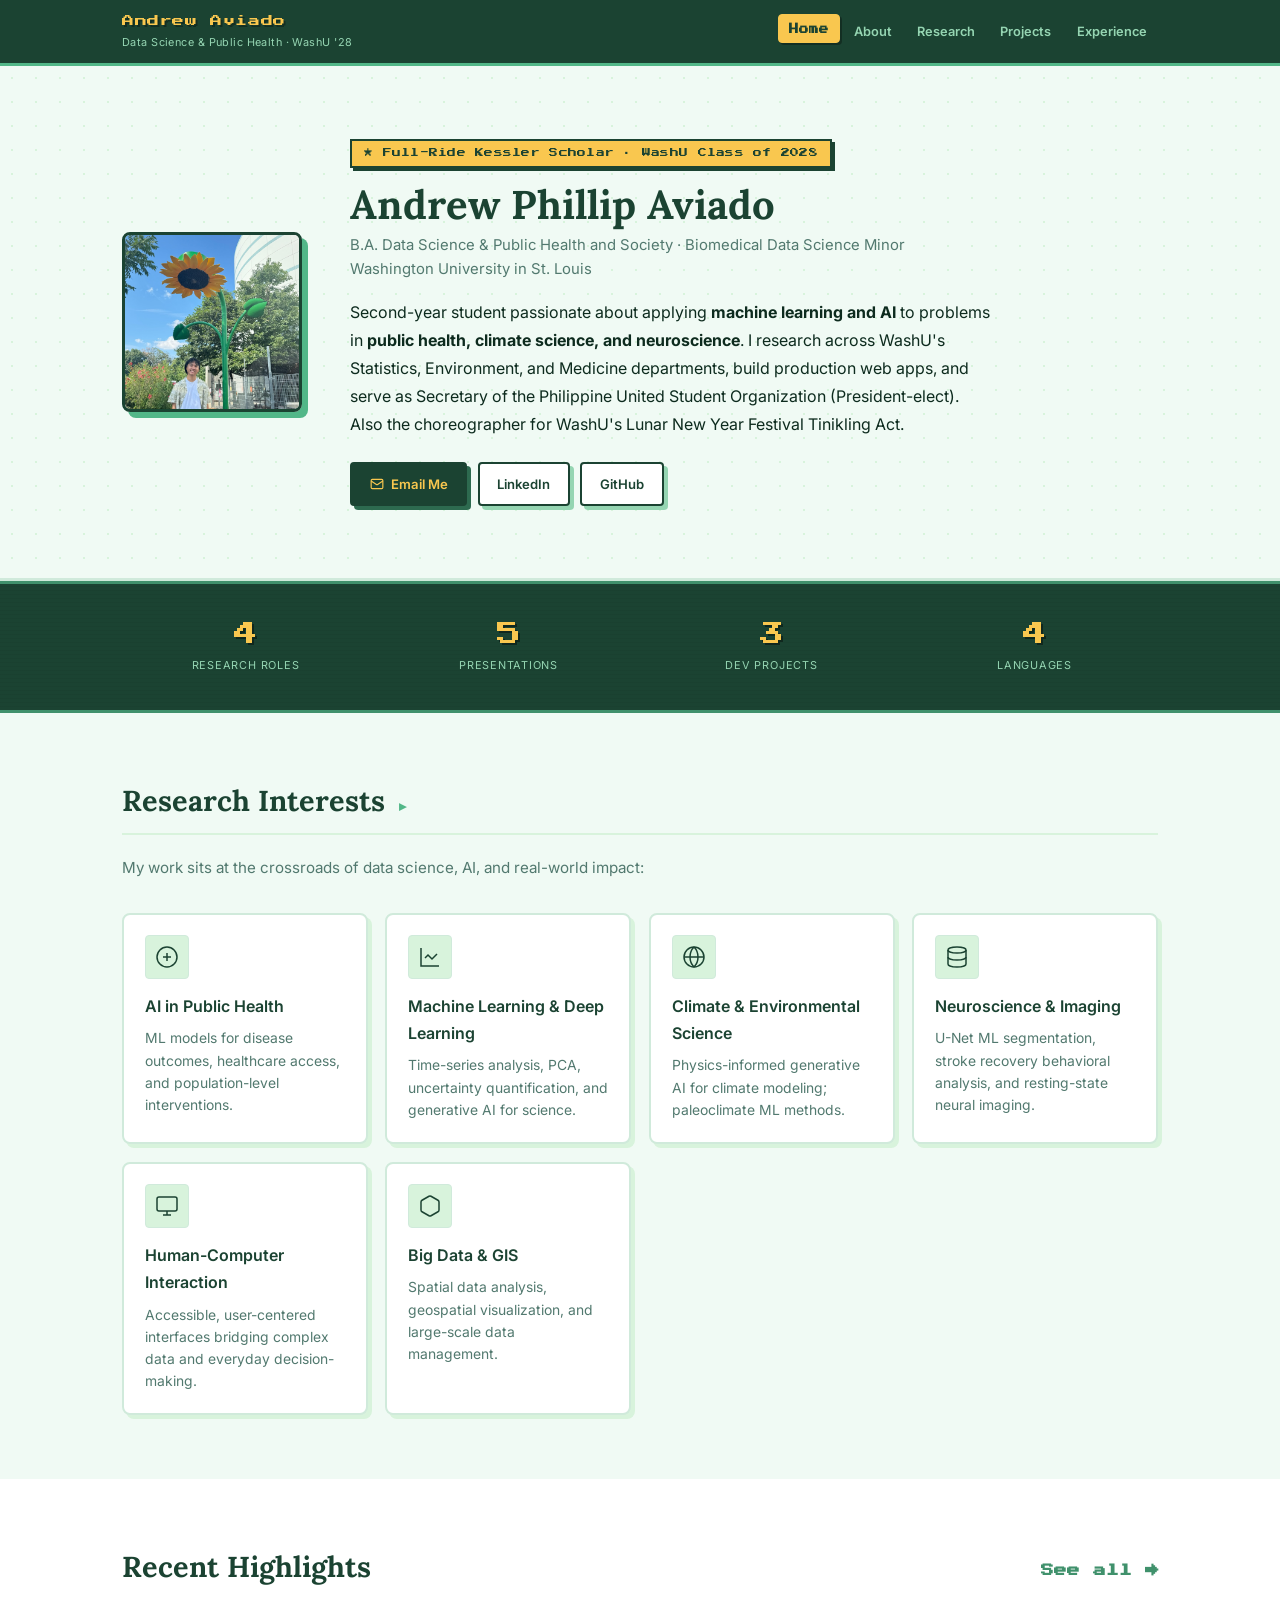
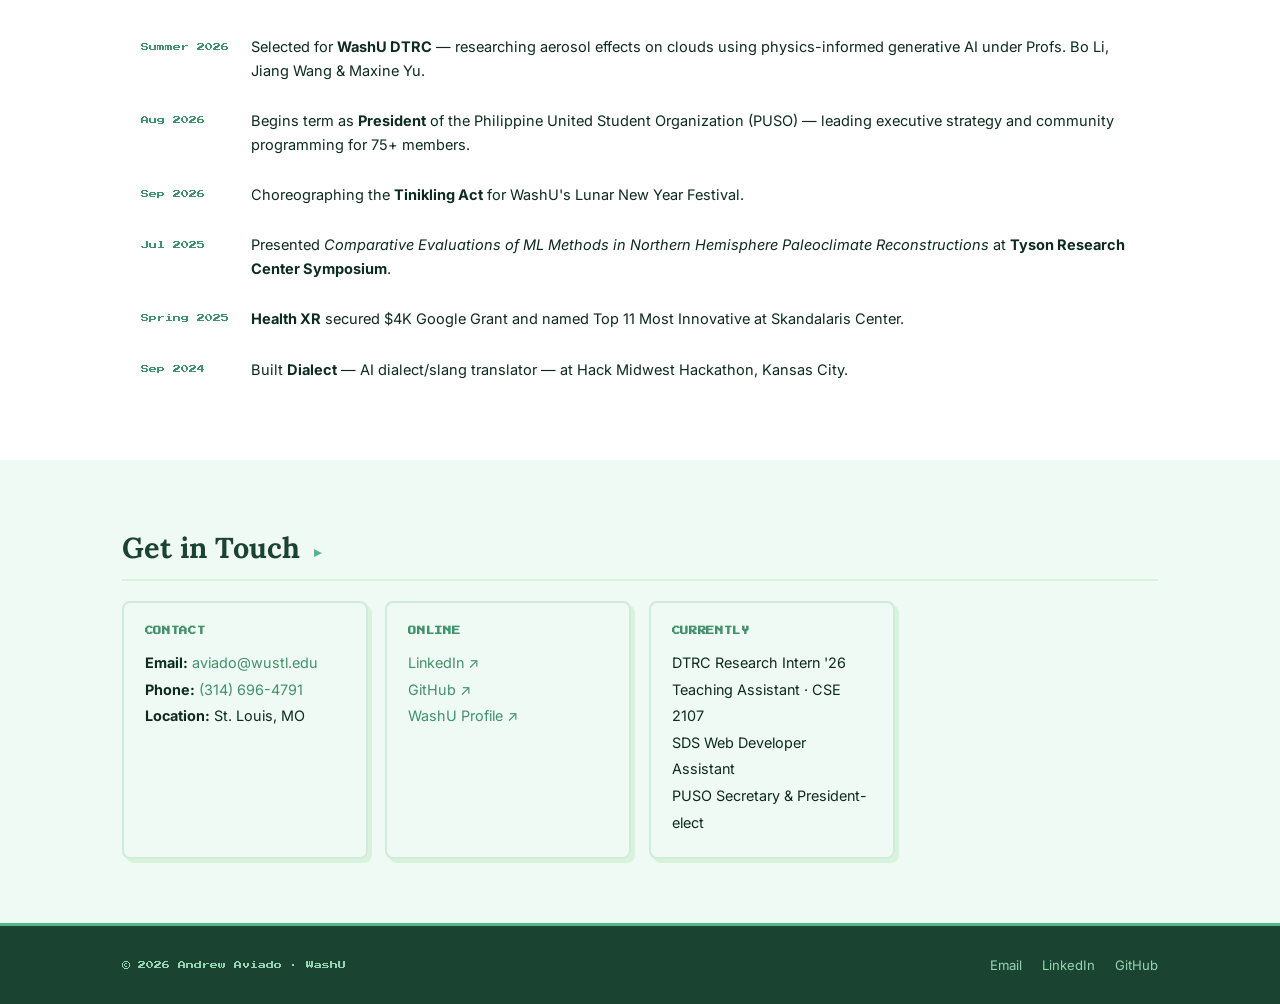
<file: index.html>
<!DOCTYPE html>
<html lang="en">
<head>
  <meta charset="UTF-8">
  <meta name="viewport" content="width=device-width, initial-scale=1.0">
  <title>Andrew Aviado — Data Science @ WashU</title>
  <link rel="stylesheet" href="style.css">
</head>
<body>
  <a href="#main-content" class="skip-link">Skip to main content</a>

  <header class="site-header" role="banner">
    <div class="container header-inner">
      <div class="header-name">
        <a href="index.html" class="name-link">Andrew Aviado</a>
        <span class="header-title">Data Science &amp; Public Health · WashU '28</span>
      </div>
      <button class="nav-toggle" aria-label="Toggle navigation" aria-expanded="false">
        <span></span><span></span><span></span>
      </button>
      <nav class="main-nav" id="main-nav" role="navigation" aria-label="Main navigation">
        <ul>
          <li><a href="index.html" class="active">Home</a></li>
          <li><a href="about.html">About</a></li>
          <li><a href="research.html">Research</a></li>
          <li><a href="projects.html">Projects</a></li>
          <li><a href="experience.html">Experience</a></li>
        </ul>
      </nav>
    </div>
  </header>

  <!-- HERO -->
  <section class="hero" aria-label="Introduction">
    <div class="container hero-inner">
      <div class="hero-photo">
        <img src="images/andrew-aviado.jpg"
             alt="Andrew Aviado standing next to a giant sunflower sculpture"
             width="180" height="180"
             onerror="this.style.display='none'; this.nextElementSibling.style.display='flex'">
        <div class="photo-placeholder" aria-hidden="true">AA</div>
      </div>
      <div class="hero-text">
        <div class="hero-badge">★ Full-Ride Kessler Scholar · WashU Class of 2028</div>
        <h1>Andrew Phillip Aviado</h1>
        <p class="hero-role">
          B.A. Data Science &amp; Public Health and Society · Biomedical Data Science Minor<br>
          Washington University in St. Louis
        </p>
        <p class="hero-bio">
          Second-year student passionate about applying <strong>machine learning and AI</strong>
          to problems in <strong>public health, climate science, and neuroscience</strong>.
          I research across WashU's Statistics, Environment, and Medicine departments,
          build production web apps, and serve as Secretary of the Philippine United Student
          Organization (President-elect). Also the choreographer for WashU's Lunar New Year
          Festival Tinikling Act.
        </p>
        <div class="hero-links">
          <a href="mailto:aviado@wustl.edu" class="btn btn-primary">
            <svg aria-hidden="true" width="14" height="14" viewBox="0 0 24 24" fill="none" stroke="currentColor" stroke-width="2"><rect x="2" y="4" width="20" height="16" rx="2"/><path d="m22 7-8.97 5.7a1.94 1.94 0 0 1-2.06 0L2 7"/></svg>
            Email Me
          </a>
          <a href="https://linkedin.com/in/aaviado" class="btn btn-secondary" target="_blank" rel="noopener">LinkedIn</a>
          <a href="https://github.com/DoDaDrew18" class="btn btn-secondary" target="_blank" rel="noopener">GitHub</a>
        </div>
      </div>
    </div>
  </section>

  <!-- STATS BAR -->
  <section class="quick-stats" aria-label="Quick facts">
    <div class="container stats-grid">
      <div class="stat-card">
        <span class="stat-number">4</span>
        <span class="stat-label">Research Roles</span>
      </div>
      <div class="stat-card">
        <span class="stat-number">5</span>
        <span class="stat-label">Presentations</span>
      </div>
      <div class="stat-card">
        <span class="stat-number">3</span>
        <span class="stat-label">Dev Projects</span>
      </div>
      <div class="stat-card">
        <span class="stat-number">4</span>
        <span class="stat-label">Languages</span>
      </div>
    </div>
  </section>

  <main id="main-content">

    <!-- RESEARCH INTERESTS -->
    <section class="section" aria-labelledby="interests-heading">
      <div class="container">
        <h2 id="interests-heading">Research Interests</h2>
        <p class="section-intro">My work sits at the crossroads of data science, AI, and real-world impact:</p>
        <div class="interest-grid">

          <div class="interest-card">
            <div class="interest-icon" aria-hidden="true">
              <svg width="24" height="24" viewBox="0 0 24 24" fill="none" stroke="currentColor" stroke-width="1.5"><path d="M12 2a10 10 0 1 0 0 20 10 10 0 0 0 0-20z"/><path d="M8 12h8M12 8v8"/></svg>
            </div>
            <h3>AI in Public Health</h3>
            <p>ML models for disease outcomes, healthcare access, and population-level interventions.</p>
          </div>

          <div class="interest-card">
            <div class="interest-icon" aria-hidden="true">
              <svg width="24" height="24" viewBox="0 0 24 24" fill="none" stroke="currentColor" stroke-width="1.5"><path d="M3 3v18h18"/><path d="m19 9-5 5-4-4-3 3"/></svg>
            </div>
            <h3>Machine Learning &amp; Deep Learning</h3>
            <p>Time-series analysis, PCA, uncertainty quantification, and generative AI for science.</p>
          </div>

          <div class="interest-card">
            <div class="interest-icon" aria-hidden="true">
              <svg width="24" height="24" viewBox="0 0 24 24" fill="none" stroke="currentColor" stroke-width="1.5"><circle cx="12" cy="12" r="10"/><path d="M12 2c-2.8 2.8-4 6-4 10s1.2 7.2 4 10M12 2c2.8 2.8 4 6 4 10s-1.2 7.2-4 10M2 12h20"/></svg>
            </div>
            <h3>Climate &amp; Environmental Science</h3>
            <p>Physics-informed generative AI for climate modeling; paleoclimate ML methods.</p>
          </div>

          <div class="interest-card">
            <div class="interest-icon" aria-hidden="true">
              <svg width="24" height="24" viewBox="0 0 24 24" fill="none" stroke="currentColor" stroke-width="1.5"><ellipse cx="12" cy="5" rx="9" ry="3"/><path d="M3 5v14c0 1.66 4.03 3 9 3s9-1.34 9-3V5"/><path d="M3 12c0 1.66 4.03 3 9 3s9-1.34 9-3"/></svg>
            </div>
            <h3>Neuroscience &amp; Imaging</h3>
            <p>U-Net ML segmentation, stroke recovery behavioral analysis, and resting-state neural imaging.</p>
          </div>

          <div class="interest-card">
            <div class="interest-icon" aria-hidden="true">
              <svg width="24" height="24" viewBox="0 0 24 24" fill="none" stroke="currentColor" stroke-width="1.5"><rect x="2" y="3" width="20" height="14" rx="2"/><path d="M8 21h8M12 17v4"/></svg>
            </div>
            <h3>Human-Computer Interaction</h3>
            <p>Accessible, user-centered interfaces bridging complex data and everyday decision-making.</p>
          </div>

          <div class="interest-card">
            <div class="interest-icon" aria-hidden="true">
              <svg width="24" height="24" viewBox="0 0 24 24" fill="none" stroke="currentColor" stroke-width="1.5"><path d="M21 16V8a2 2 0 0 0-1-1.73l-7-4a2 2 0 0 0-2 0l-7 4A2 2 0 0 0 3 8v8a2 2 0 0 0 1 1.73l7 4a2 2 0 0 0 2 0l7-4A2 2 0 0 0 21 16z"/></svg>
            </div>
            <h3>Big Data &amp; GIS</h3>
            <p>Spatial data analysis, geospatial visualization, and large-scale data management.</p>
          </div>

        </div>
      </div>
    </section>

    <!-- HIGHLIGHTS -->
    <section class="section section-alt" aria-labelledby="highlights-heading">
      <div class="container">
        <div class="section-row">
          <h2 id="highlights-heading">Recent Highlights</h2>
          <a href="research.html" class="view-all">See all →</a>
        </div>
        <ol class="news-list">
          <li class="news-item">
            <time datetime="2026-06" class="news-date">Summer 2026</time>
            <p class="news-text">Selected for <strong>WashU DTRC</strong> — researching aerosol effects on clouds using physics-informed generative AI under Profs. Bo Li, Jiang Wang &amp; Maxine Yu.</p>
          </li>
          <li class="news-item">
            <time datetime="2026-08" class="news-date">Aug 2026</time>
            <p class="news-text">Begins term as <strong>President</strong> of the Philippine United Student Organization (PUSO) — leading executive strategy and community programming for 75+ members.</p>
          </li>
          <li class="news-item">
            <time datetime="2026-09" class="news-date">Sep 2026</time>
            <p class="news-text">Choreographing the <strong>Tinikling Act</strong> for WashU's Lunar New Year Festival.</p>
          </li>
          <li class="news-item">
            <time datetime="2025-07-31" class="news-date">Jul 2025</time>
            <p class="news-text">Presented <em>Comparative Evaluations of ML Methods in Northern Hemisphere Paleoclimate Reconstructions</em> at <strong>Tyson Research Center Symposium</strong>.</p>
          </li>
          <li class="news-item">
            <time datetime="2025-02" class="news-date">Spring 2025</time>
            <p class="news-text"><strong>Health XR</strong> secured $4K Google Grant and named Top 11 Most Innovative at Skandalaris Center.</p>
          </li>
          <li class="news-item">
            <time datetime="2024-09" class="news-date">Sep 2024</time>
            <p class="news-text">Built <strong>Dialect</strong> — AI dialect/slang translator — at Hack Midwest Hackathon, Kansas City.</p>
          </li>
        </ol>
      </div>
    </section>

    <!-- CONTACT -->
    <section class="section" aria-labelledby="contact-heading">
      <div class="container">
        <h2 id="contact-heading">Get in Touch</h2>
        <div class="contact-grid">
          <address class="contact-card">
            <h3>Contact</h3>
            <p>
              <strong>Email:</strong> <a href="mailto:aviado@wustl.edu">aviado@wustl.edu</a><br>
              <strong>Phone:</strong> <a href="tel:+13146964791">(314) 696-4791</a><br>
              <strong>Location:</strong> St. Louis, MO
            </p>
          </address>
          <div class="contact-card">
            <h3>Online</h3>
            <p>
              <a href="https://linkedin.com/in/aaviado" target="_blank" rel="noopener">LinkedIn ↗</a><br>
              <a href="https://github.com/DoDaDrew18" target="_blank" rel="noopener">GitHub ↗</a><br>
              <a href="https://sites.wustl.edu/aviado/" target="_blank" rel="noopener">WashU Profile ↗</a>
            </p>
          </div>
          <div class="contact-card">
            <h3>Currently</h3>
            <p>
              DTRC Research Intern '26<br>
              Teaching Assistant · CSE 2107<br>
              SDS Web Developer Assistant<br>
              PUSO Secretary &amp; President-elect
            </p>
          </div>
        </div>
      </div>
    </section>

  </main>

  <footer class="site-footer" role="contentinfo">
    <div class="container footer-inner">
      <p>© 2026 Andrew Aviado · WashU</p>
      <nav aria-label="Footer links">
        <a href="mailto:aviado@wustl.edu">Email</a>
        <a href="https://linkedin.com/in/aaviado" target="_blank" rel="noopener">LinkedIn</a>
        <a href="https://github.com/DoDaDrew18" target="_blank" rel="noopener">GitHub</a>
      </nav>
    </div>
  </footer>
  <script src="nav.js"></script>
</body>
</html>
</file>
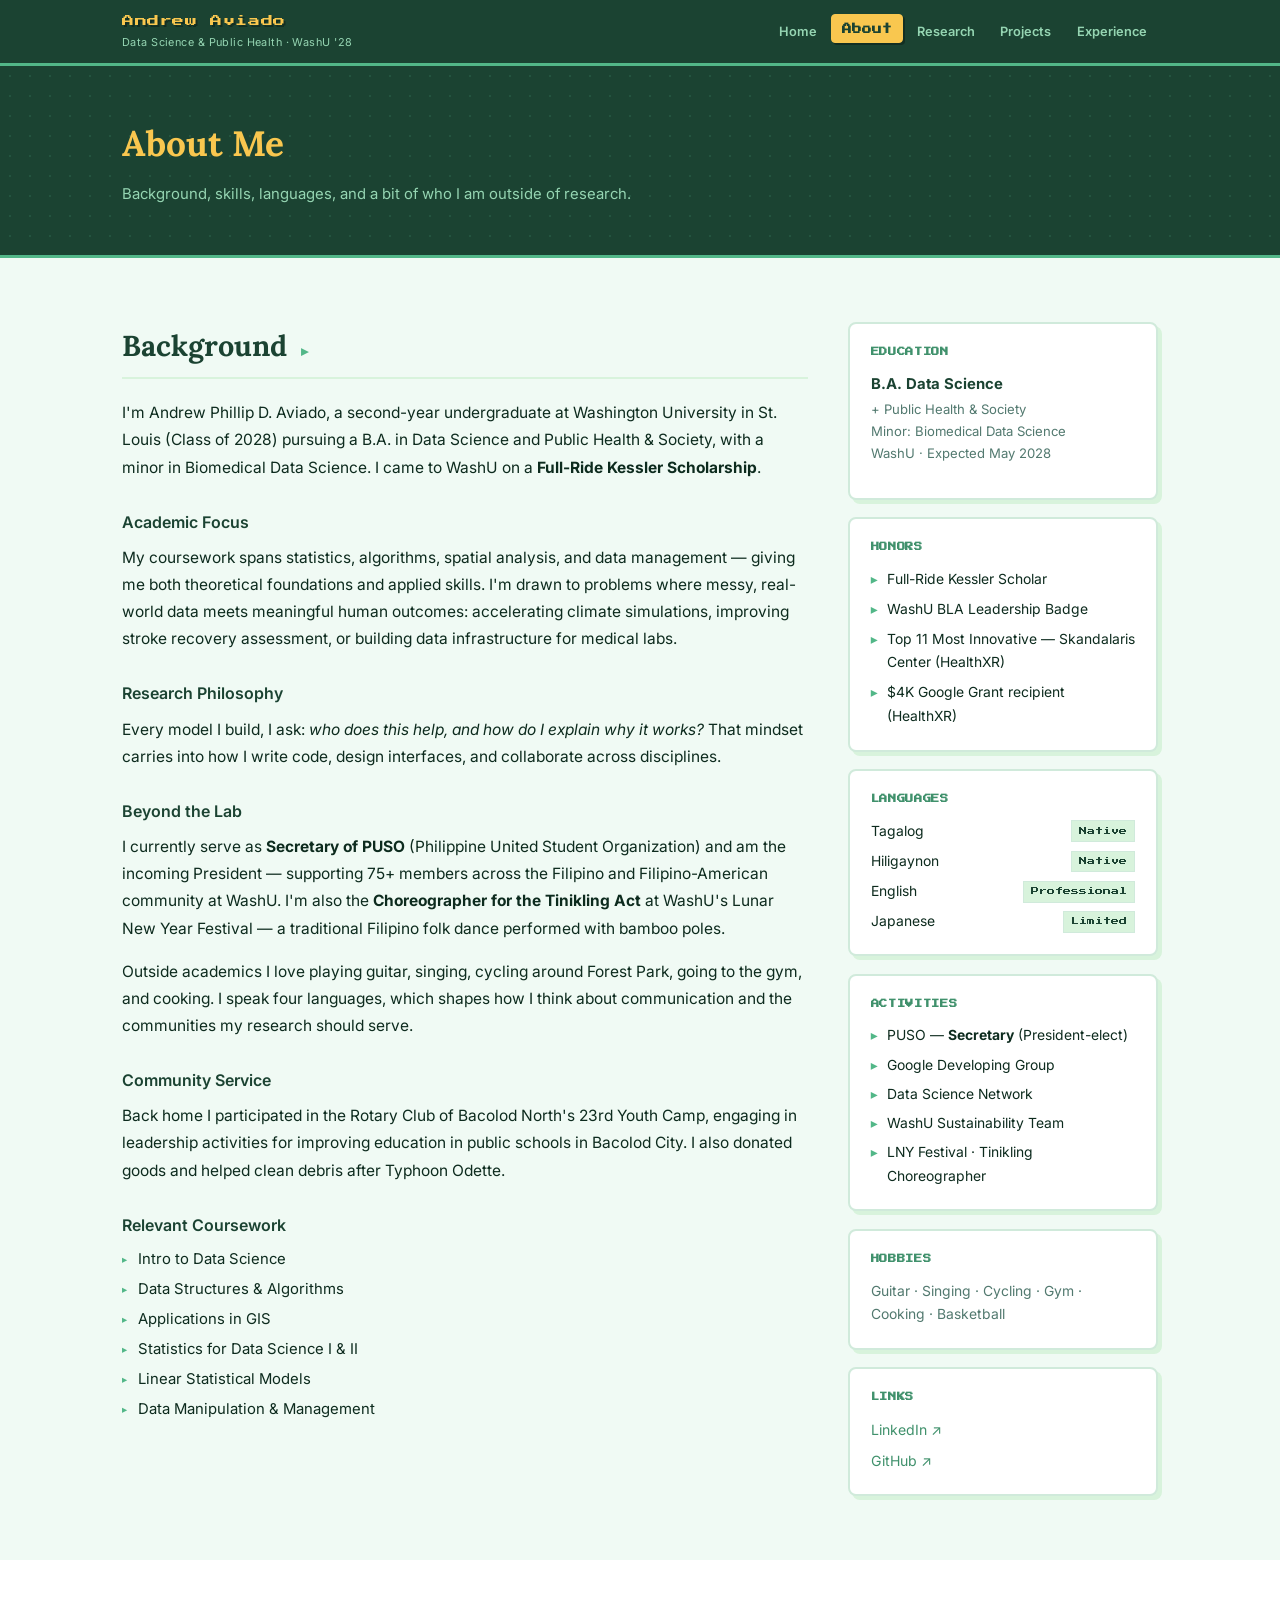
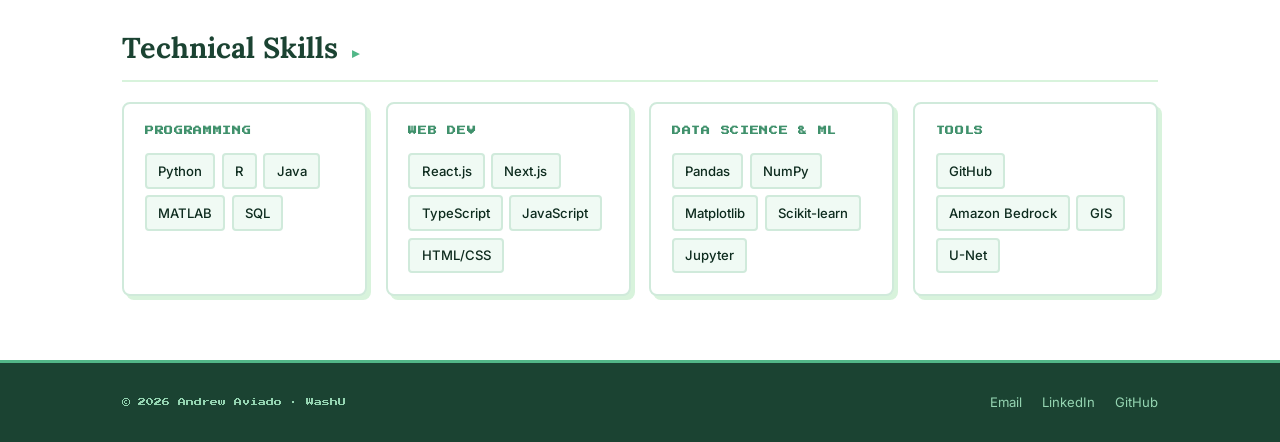
<file: about.html>
<!DOCTYPE html>
<html lang="en">
<head>
  <meta charset="UTF-8">
  <meta name="viewport" content="width=device-width, initial-scale=1.0">
  <title>About — Andrew Aviado</title>
  <link rel="stylesheet" href="style.css">
</head>
<body>
  <a href="#main-content" class="skip-link">Skip to main content</a>

  <header class="site-header" role="banner">
    <div class="container header-inner">
      <div class="header-name">
        <a href="index.html" class="name-link">Andrew Aviado</a>
        <span class="header-title">Data Science &amp; Public Health · WashU '28</span>
      </div>
      <button class="nav-toggle" aria-label="Toggle navigation" aria-expanded="false">
        <span></span><span></span><span></span>
      </button>
      <nav class="main-nav" id="main-nav" role="navigation" aria-label="Main navigation">
        <ul>
          <li><a href="index.html">Home</a></li>
          <li><a href="about.html" class="active">About</a></li>
          <li><a href="research.html">Research</a></li>
          <li><a href="projects.html">Projects</a></li>
          <li><a href="experience.html">Experience</a></li>
        </ul>
      </nav>
    </div>
  </header>

  <div class="page-hero">
    <div class="container">
      <h1>About Me</h1>
      <p>Background, skills, languages, and a bit of who I am outside of research.</p>
    </div>
  </div>

  <main id="main-content">
    <section class="section">
      <div class="container">
        <div class="about-grid">

          <article class="about-text">
            <h2>Background</h2>

            <p>
              I'm Andrew Phillip D. Aviado, a second-year undergraduate at Washington University in
              St. Louis (Class of 2028) pursuing a B.A. in Data Science and Public Health &amp; Society,
              with a minor in Biomedical Data Science. I came to WashU on a
              <strong>Full-Ride Kessler Scholarship</strong>.
            </p>

            <h3>Academic Focus</h3>
            <p>
              My coursework spans statistics, algorithms, spatial analysis, and data management —
              giving me both theoretical foundations and applied skills. I'm drawn to problems
              where messy, real-world data meets meaningful human outcomes: accelerating climate
              simulations, improving stroke recovery assessment, or building data infrastructure
              for medical labs.
            </p>

            <h3>Research Philosophy</h3>
            <p>
              Every model I build, I ask: <em>who does this help, and how do I explain why it works?</em>
              That mindset carries into how I write code, design interfaces, and collaborate across disciplines.
            </p>

            <h3>Beyond the Lab</h3>
            <p>
              I currently serve as <strong>Secretary of PUSO</strong> (Philippine United Student
              Organization) and am the incoming President — supporting 75+ members across the
              Filipino and Filipino-American community at WashU. I'm also the
              <strong>Choreographer for the Tinikling Act</strong> at WashU's Lunar New Year
              Festival — a traditional Filipino folk dance performed with bamboo poles.
            </p>
            <p>
              Outside academics I love playing guitar, singing, cycling around Forest Park,
              going to the gym, and cooking. I speak four languages, which shapes how I think
              about communication and the communities my research should serve.
            </p>

            <h3>Community Service</h3>
            <p>
              Back home I participated in the Rotary Club of Bacolod North's 23rd Youth Camp,
              engaging in leadership activities for improving education in public schools in
              Bacolod City. I also donated goods and helped clean debris after Typhoon Odette.
            </p>

            <h3>Relevant Coursework</h3>
            <ul>
              <li>Intro to Data Science</li>
              <li>Data Structures &amp; Algorithms</li>
              <li>Applications in GIS</li>
              <li>Statistics for Data Science I &amp; II</li>
              <li>Linear Statistical Models</li>
              <li>Data Manipulation &amp; Management</li>
            </ul>
          </article>

          <!-- Sidebar -->
          <aside>
            <div class="sidebar-card">
              <h3>Education</h3>
              <div style="margin-bottom:.75rem">
                <strong style="font-size:.93rem;display:block;color:var(--clr-primary)">B.A. Data Science</strong>
                <span style="font-size:.82rem;color:var(--clr-muted);display:block">+ Public Health &amp; Society</span>
                <span style="font-size:.82rem;color:var(--clr-muted);display:block">Minor: Biomedical Data Science</span>
                <span style="font-size:.82rem;color:var(--clr-muted);display:block">WashU · Expected May 2028</span>
              </div>
            </div>

            <div class="sidebar-card">
              <h3>Honors</h3>
              <ul style="list-style:none;padding:0;display:flex;flex-direction:column;gap:.4rem">
                <li style="font-size:.87rem;padding-left:1rem;position:relative"><span style="position:absolute;left:0;color:var(--clr-light)">▸</span>Full-Ride Kessler Scholar</li>
                <li style="font-size:.87rem;padding-left:1rem;position:relative"><span style="position:absolute;left:0;color:var(--clr-light)">▸</span>WashU BLA Leadership Badge</li>
                <li style="font-size:.87rem;padding-left:1rem;position:relative"><span style="position:absolute;left:0;color:var(--clr-light)">▸</span>Top 11 Most Innovative — Skandalaris Center (HealthXR)</li>
                <li style="font-size:.87rem;padding-left:1rem;position:relative"><span style="position:absolute;left:0;color:var(--clr-light)">▸</span>$4K Google Grant recipient (HealthXR)</li>
              </ul>
            </div>

            <div class="sidebar-card">
              <h3>Languages</h3>
              <div class="lang-list">
                <div class="lang-item"><span>Tagalog</span><span class="lang-level">Native</span></div>
                <div class="lang-item"><span>Hiligaynon</span><span class="lang-level">Native</span></div>
                <div class="lang-item"><span>English</span><span class="lang-level">Professional</span></div>
                <div class="lang-item"><span>Japanese</span><span class="lang-level">Limited</span></div>
              </div>
            </div>

            <div class="sidebar-card">
              <h3>Activities</h3>
              <ul style="list-style:none;padding:0;display:flex;flex-direction:column;gap:.35rem">
                <li style="font-size:.87rem;padding-left:1rem;position:relative"><span style="position:absolute;left:0;color:var(--clr-light)">▸</span>PUSO — <strong>Secretary</strong> (President-elect)</li>
                <li style="font-size:.87rem;padding-left:1rem;position:relative"><span style="position:absolute;left:0;color:var(--clr-light)">▸</span>Google Developing Group</li>
                <li style="font-size:.87rem;padding-left:1rem;position:relative"><span style="position:absolute;left:0;color:var(--clr-light)">▸</span>Data Science Network</li>
                <li style="font-size:.87rem;padding-left:1rem;position:relative"><span style="position:absolute;left:0;color:var(--clr-light)">▸</span>WashU Sustainability Team</li>
                <li style="font-size:.87rem;padding-left:1rem;position:relative"><span style="position:absolute;left:0;color:var(--clr-light)">▸</span>LNY Festival · Tinikling Choreographer</li>
              </ul>
            </div>

            <div class="sidebar-card">
              <h3>Hobbies</h3>
              <p style="font-size:.87rem;line-height:1.7;color:var(--clr-muted)">Guitar · Singing · Cycling · Gym · Cooking · Basketball</p>
            </div>

            <div class="sidebar-card">
              <h3>Links</h3>
              <ul style="list-style:none;padding:0;display:flex;flex-direction:column;gap:.4rem">
                <li><a href="https://linkedin.com/in/aaviado" target="_blank" rel="noopener" style="font-size:.88rem">LinkedIn ↗</a></li>
                <li><a href="https://github.com/DoDaDrew18" target="_blank" rel="noopener" style="font-size:.88rem">GitHub ↗</a></li>
              </ul>
            </div>
          </aside>

        </div>
      </div>
    </section>

    <!-- Skills -->
    <section class="section section-alt" aria-labelledby="skills-heading">
      <div class="container">
        <h2 id="skills-heading">Technical Skills</h2>
        <div class="skills-grid">
          <div class="skill-group">
            <h3>Programming</h3>
            <div class="skill-tags">
              <span class="skill-chip">Python</span>
              <span class="skill-chip">R</span>
              <span class="skill-chip">Java</span>
              <span class="skill-chip">MATLAB</span>
              <span class="skill-chip">SQL</span>
            </div>
          </div>
          <div class="skill-group">
            <h3>Web Dev</h3>
            <div class="skill-tags">
              <span class="skill-chip">React.js</span>
              <span class="skill-chip">Next.js</span>
              <span class="skill-chip">TypeScript</span>
              <span class="skill-chip">JavaScript</span>
              <span class="skill-chip">HTML/CSS</span>
            </div>
          </div>
          <div class="skill-group">
            <h3>Data Science &amp; ML</h3>
            <div class="skill-tags">
              <span class="skill-chip">Pandas</span>
              <span class="skill-chip">NumPy</span>
              <span class="skill-chip">Matplotlib</span>
              <span class="skill-chip">Scikit-learn</span>
              <span class="skill-chip">Jupyter</span>
            </div>
          </div>
          <div class="skill-group">
            <h3>Tools</h3>
            <div class="skill-tags">
              <span class="skill-chip">GitHub</span>
              <span class="skill-chip">Amazon Bedrock</span>
              <span class="skill-chip">GIS</span>
              <span class="skill-chip">U-Net</span>
            </div>
          </div>
        </div>
      </div>
    </section>
  </main>

  <footer class="site-footer" role="contentinfo">
    <div class="container footer-inner">
      <p>© 2026 Andrew Aviado · WashU</p>
      <nav aria-label="Footer links">
        <a href="mailto:aviado@wustl.edu">Email</a>
        <a href="https://linkedin.com/in/aaviado" target="_blank" rel="noopener">LinkedIn</a>
        <a href="https://github.com/DoDaDrew18" target="_blank" rel="noopener">GitHub</a>
      </nav>
    </div>
  </footer>
  <script src="nav.js"></script>
</body>
</html>
</file>
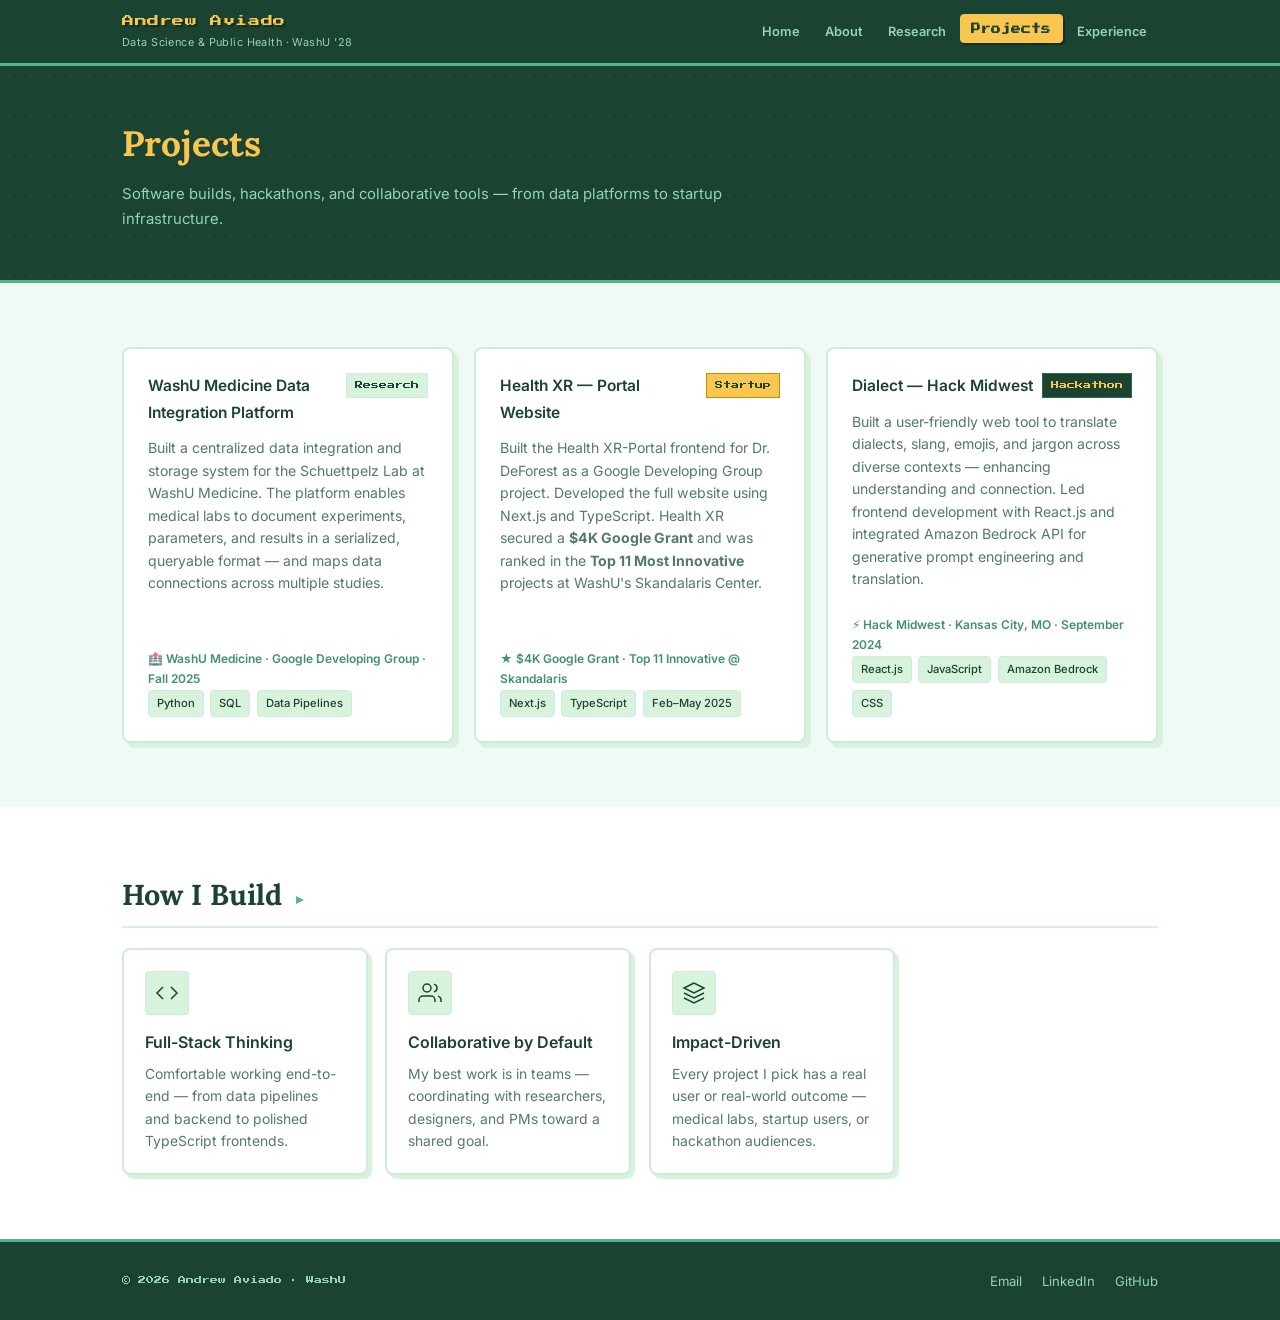
<file: projects.html>
<!DOCTYPE html>
<html lang="en">
<head>
  <meta charset="UTF-8">
  <meta name="viewport" content="width=device-width, initial-scale=1.0">
  <title>Projects — Andrew Aviado</title>
  <link rel="stylesheet" href="style.css">
</head>
<body>
  <a href="#main-content" class="skip-link">Skip to main content</a>

  <header class="site-header" role="banner">
    <div class="container header-inner">
      <div class="header-name">
        <a href="index.html" class="name-link">Andrew Aviado</a>
        <span class="header-title">Data Science &amp; Public Health · WashU '28</span>
      </div>
      <button class="nav-toggle" aria-label="Toggle navigation" aria-expanded="false">
        <span></span><span></span><span></span>
      </button>
      <nav class="main-nav" id="main-nav" role="navigation" aria-label="Main navigation">
        <ul>
          <li><a href="index.html">Home</a></li>
          <li><a href="about.html">About</a></li>
          <li><a href="research.html">Research</a></li>
          <li><a href="projects.html" class="active">Projects</a></li>
          <li><a href="experience.html">Experience</a></li>
        </ul>
      </nav>
    </div>
  </header>

  <div class="page-hero">
    <div class="container">
      <h1>Projects</h1>
      <p>Software builds, hackathons, and collaborative tools — from data platforms to startup infrastructure.</p>
    </div>
  </div>

  <main id="main-content">
    <section class="section">
      <div class="container">
        <div class="project-grid">

          <!-- WashU Medicine Data Platform -->
          <article class="project-card">
            <div class="project-card-top">
              <h3>WashU Medicine Data Integration Platform</h3>
              <span class="project-tag tag-research">Research</span>
            </div>
            <p>
              Built a centralized data integration and storage system for the Schuettpelz Lab at
              WashU Medicine. The platform enables medical labs to document experiments,
              parameters, and results in a serialized, queryable format — and maps data connections
              across multiple studies.
            </p>
            <div class="project-badge">🏥 WashU Medicine · Google Developing Group · Fall 2025</div>
            <div class="project-card-footer">
              <span class="tech-chip">Python</span>
              <span class="tech-chip">SQL</span>
              <span class="tech-chip">Data Pipelines</span>
            </div>
          </article>

          <!-- Health XR -->
          <article class="project-card">
            <div class="project-card-top">
              <h3>Health XR — Portal Website</h3>
              <span class="project-tag tag-dev">Startup</span>
            </div>
            <p>
              Built the Health XR-Portal frontend for Dr. DeForest as a Google Developing Group
              project. Developed the full website using Next.js and TypeScript. Health XR
              secured a <strong>$4K Google Grant</strong> and was ranked in the
              <strong>Top 11 Most Innovative</strong> projects at WashU's Skandalaris Center.
            </p>
            <div class="project-badge">★ $4K Google Grant · Top 11 Innovative @ Skandalaris</div>
            <div class="project-card-footer">
              <span class="tech-chip">Next.js</span>
              <span class="tech-chip">TypeScript</span>
              <span class="tech-chip">Feb–May 2025</span>
            </div>
          </article>

          <!-- Dialect Hackathon -->
          <article class="project-card">
            <div class="project-card-top">
              <h3>Dialect — Hack Midwest</h3>
              <span class="project-tag tag-hack">Hackathon</span>
            </div>
            <p>
              Built a user-friendly web tool to translate dialects, slang, emojis, and jargon
              across diverse contexts — enhancing understanding and connection. Led frontend
              development with React.js and integrated Amazon Bedrock API for generative
              prompt engineering and translation.
            </p>
            <div class="project-badge">⚡ Hack Midwest · Kansas City, MO · September 2024</div>
            <div class="project-card-footer">
              <span class="tech-chip">React.js</span>
              <span class="tech-chip">JavaScript</span>
              <span class="tech-chip">Amazon Bedrock</span>
              <span class="tech-chip">CSS</span>
            </div>
          </article>

        </div>
      </div>
    </section>

    <section class="section section-alt" aria-labelledby="how-heading">
      <div class="container">
        <h2 id="how-heading">How I Build</h2>
        <div class="interest-grid">
          <div class="interest-card">
            <div class="interest-icon" aria-hidden="true">
              <svg width="24" height="24" viewBox="0 0 24 24" fill="none" stroke="currentColor" stroke-width="1.5"><polyline points="16 18 22 12 16 6"/><polyline points="8 6 2 12 8 18"/></svg>
            </div>
            <h3>Full-Stack Thinking</h3>
            <p>Comfortable working end-to-end — from data pipelines and backend to polished TypeScript frontends.</p>
          </div>
          <div class="interest-card">
            <div class="interest-icon" aria-hidden="true">
              <svg width="24" height="24" viewBox="0 0 24 24" fill="none" stroke="currentColor" stroke-width="1.5"><path d="M17 21v-2a4 4 0 0 0-4-4H5a4 4 0 0 0-4 4v2"/><circle cx="9" cy="7" r="4"/><path d="M23 21v-2a4 4 0 0 0-3-3.87M16 3.13a4 4 0 0 1 0 7.75"/></svg>
            </div>
            <h3>Collaborative by Default</h3>
            <p>My best work is in teams — coordinating with researchers, designers, and PMs toward a shared goal.</p>
          </div>
          <div class="interest-card">
            <div class="interest-icon" aria-hidden="true">
              <svg width="24" height="24" viewBox="0 0 24 24" fill="none" stroke="currentColor" stroke-width="1.5"><path d="M12 2L2 7l10 5 10-5-10-5z"/><path d="M2 17l10 5 10-5M2 12l10 5 10-5"/></svg>
            </div>
            <h3>Impact-Driven</h3>
            <p>Every project I pick has a real user or real-world outcome — medical labs, startup users, or hackathon audiences.</p>
          </div>
        </div>
      </div>
    </section>
  </main>

  <footer class="site-footer" role="contentinfo">
    <div class="container footer-inner">
      <p>© 2026 Andrew Aviado · WashU</p>
      <nav aria-label="Footer links">
        <a href="mailto:aviado@wustl.edu">Email</a>
        <a href="https://linkedin.com/in/aaviado" target="_blank" rel="noopener">LinkedIn</a>
        <a href="https://github.com/DoDaDrew18" target="_blank" rel="noopener">GitHub</a>
      </nav>
    </div>
  </footer>
  <script src="nav.js"></script>
</body>
</html>
</file>
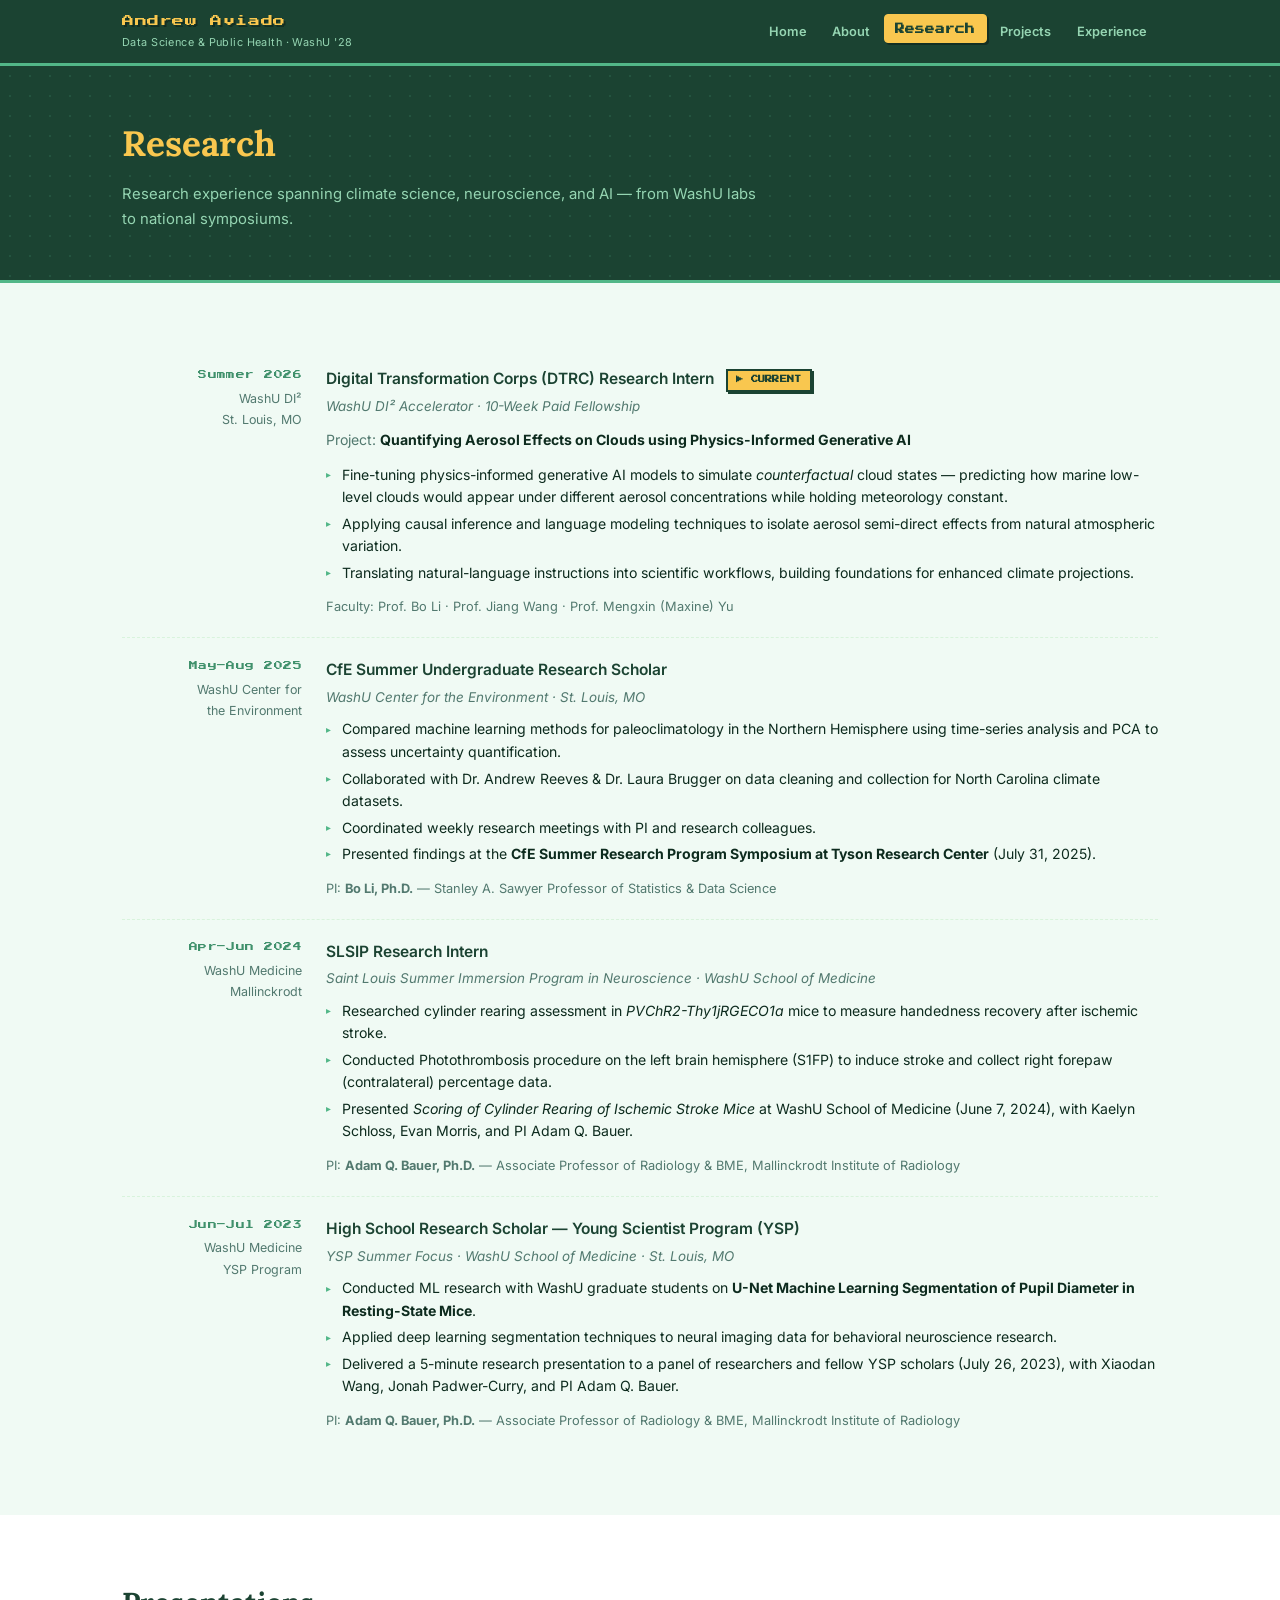
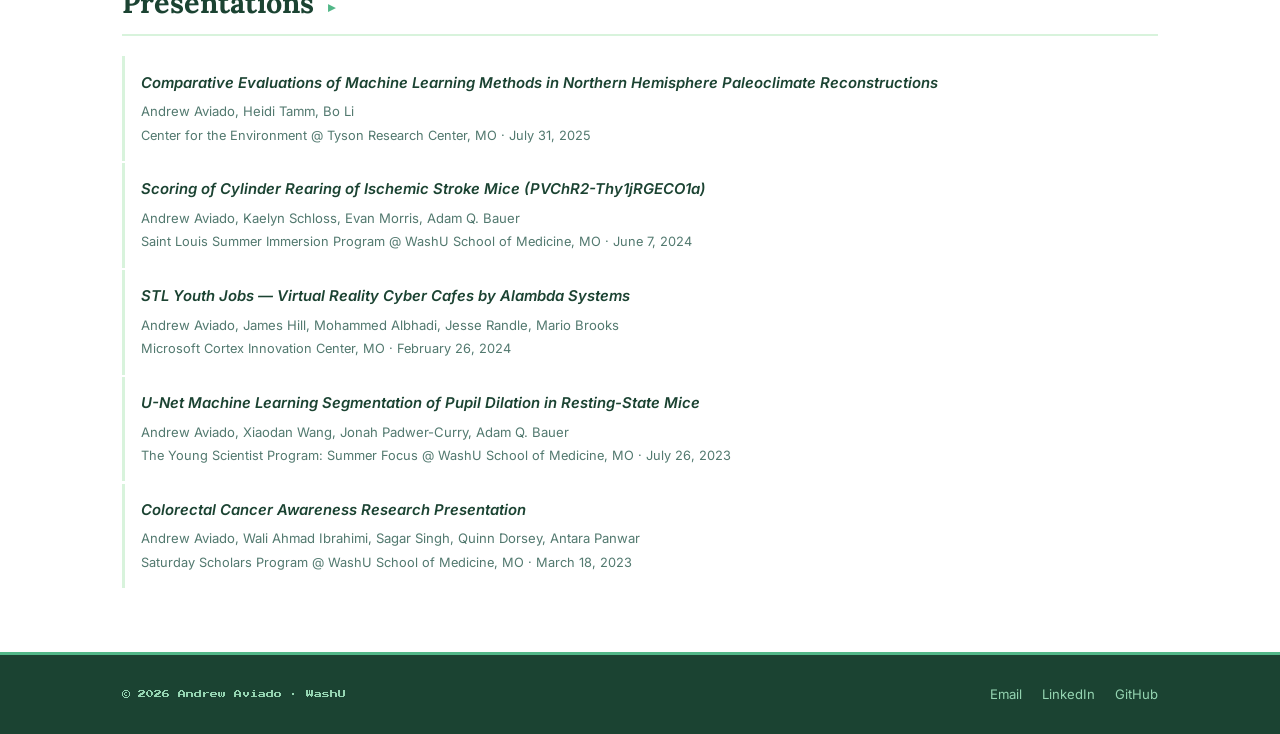
<file: research.html>
<!DOCTYPE html>
<html lang="en">
<head>
  <meta charset="UTF-8">
  <meta name="viewport" content="width=device-width, initial-scale=1.0">
  <title>Research — Andrew Aviado</title>
  <link rel="stylesheet" href="style.css">
</head>
<body>
  <a href="#main-content" class="skip-link">Skip to main content</a>

  <header class="site-header" role="banner">
    <div class="container header-inner">
      <div class="header-name">
        <a href="index.html" class="name-link">Andrew Aviado</a>
        <span class="header-title">Data Science &amp; Public Health · WashU '28</span>
      </div>
      <button class="nav-toggle" aria-label="Toggle navigation" aria-expanded="false">
        <span></span><span></span><span></span>
      </button>
      <nav class="main-nav" id="main-nav" role="navigation" aria-label="Main navigation">
        <ul>
          <li><a href="index.html">Home</a></li>
          <li><a href="about.html">About</a></li>
          <li><a href="research.html" class="active">Research</a></li>
          <li><a href="projects.html">Projects</a></li>
          <li><a href="experience.html">Experience</a></li>
        </ul>
      </nav>
    </div>
  </header>

  <div class="page-hero">
    <div class="container">
      <h1>Research</h1>
      <p>Research experience spanning climate science, neuroscience, and AI — from WashU labs to national symposiums.</p>
    </div>
  </div>

  <main id="main-content">
    <section class="section">
      <div class="container">
        <ol class="timeline">

          <!-- ── DTRC 2026 ── -->
          <li class="tl-item">
            <div class="tl-meta">
              <span class="tl-date">Summer 2026</span>
              <span class="tl-place">WashU DI²<br>St. Louis, MO</span>
            </div>
            <div class="tl-body">
              <p class="tl-title">
                Digital Transformation Corps (DTRC) Research Intern
                <span class="badge-current">▶ CURRENT</span>
              </p>
              <p class="tl-role">WashU DI² Accelerator · 10-Week Paid Fellowship</p>
              <p style="font-size:.88rem;margin-bottom:.75rem;color:var(--clr-muted)">
                Project: <strong style="color:var(--clr-text)">Quantifying Aerosol Effects on Clouds using Physics-Informed Generative AI</strong>
              </p>
              <ul>
                <li>Fine-tuning physics-informed generative AI models to simulate <em>counterfactual</em> cloud states — predicting how marine low-level clouds would appear under different aerosol concentrations while holding meteorology constant.</li>
                <li>Applying causal inference and language modeling techniques to isolate aerosol semi-direct effects from natural atmospheric variation.</li>
                <li>Translating natural-language instructions into scientific workflows, building foundations for enhanced climate projections.</li>
              </ul>
              <p style="font-size:.8rem;margin-top:.75rem;color:var(--clr-muted)">
                Faculty: Prof. Bo Li · Prof. Jiang Wang · Prof. Mengxin (Maxine) Yu
              </p>
            </div>
          </li>

          <!-- ── CfE Summer 2025 ── -->
          <li class="tl-item">
            <div class="tl-meta">
              <span class="tl-date">May–Aug 2025</span>
              <span class="tl-place">WashU Center for<br>the Environment</span>
            </div>
            <div class="tl-body">
              <p class="tl-title">CfE Summer Undergraduate Research Scholar</p>
              <p class="tl-role">WashU Center for the Environment · St. Louis, MO</p>
              <ul>
                <li>Compared machine learning methods for paleoclimatology in the Northern Hemisphere using time-series analysis and PCA to assess uncertainty quantification.</li>
                <li>Collaborated with Dr. Andrew Reeves &amp; Dr. Laura Brugger on data cleaning and collection for North Carolina climate datasets.</li>
                <li>Coordinated weekly research meetings with PI and research colleagues.</li>
                <li>Presented findings at the <strong>CfE Summer Research Program Symposium at Tyson Research Center</strong> (July 31, 2025).</li>
              </ul>
              <p style="font-size:.8rem;margin-top:.75rem;color:var(--clr-muted)">
                PI: <strong>Bo Li, Ph.D.</strong> — Stanley A. Sawyer Professor of Statistics &amp; Data Science
              </p>
            </div>
          </li>

          <!-- ── SLSIP 2024 ── -->
          <li class="tl-item">
            <div class="tl-meta">
              <span class="tl-date">Apr–Jun 2024</span>
              <span class="tl-place">WashU Medicine<br>Mallinckrodt</span>
            </div>
            <div class="tl-body">
              <p class="tl-title">SLSIP Research Intern</p>
              <p class="tl-role">Saint Louis Summer Immersion Program in Neuroscience · WashU School of Medicine</p>
              <ul>
                <li>Researched cylinder rearing assessment in <em>PVChR2-Thy1jRGECO1a</em> mice to measure handedness recovery after ischemic stroke.</li>
                <li>Conducted Photothrombosis procedure on the left brain hemisphere (S1FP) to induce stroke and collect right forepaw (contralateral) percentage data.</li>
                <li>Presented <em>Scoring of Cylinder Rearing of Ischemic Stroke Mice</em> at WashU School of Medicine (June 7, 2024), with Kaelyn Schloss, Evan Morris, and PI Adam Q. Bauer.</li>
              </ul>
              <p style="font-size:.8rem;margin-top:.75rem;color:var(--clr-muted)">
                PI: <strong>Adam Q. Bauer, Ph.D.</strong> — Associate Professor of Radiology &amp; BME, Mallinckrodt Institute of Radiology
              </p>
            </div>
          </li>

          <!-- ── YSP 2023 ── -->
          <li class="tl-item">
            <div class="tl-meta">
              <span class="tl-date">Jun–Jul 2023</span>
              <span class="tl-place">WashU Medicine<br>YSP Program</span>
            </div>
            <div class="tl-body">
              <p class="tl-title">High School Research Scholar — Young Scientist Program (YSP)</p>
              <p class="tl-role">YSP Summer Focus · WashU School of Medicine · St. Louis, MO</p>
              <ul>
                <li>Conducted ML research with WashU graduate students on <strong>U-Net Machine Learning Segmentation of Pupil Diameter in Resting-State Mice</strong>.</li>
                <li>Applied deep learning segmentation techniques to neural imaging data for behavioral neuroscience research.</li>
                <li>Delivered a 5-minute research presentation to a panel of researchers and fellow YSP scholars (July 26, 2023), with Xiaodan Wang, Jonah Padwer-Curry, and PI Adam Q. Bauer.</li>
              </ul>
              <p style="font-size:.8rem;margin-top:.75rem;color:var(--clr-muted)">
                PI: <strong>Adam Q. Bauer, Ph.D.</strong> — Associate Professor of Radiology &amp; BME, Mallinckrodt Institute of Radiology
              </p>
            </div>
          </li>

        </ol>
      </div>
    </section>

    <!-- PRESENTATIONS -->
    <section class="section section-alt" aria-labelledby="pres-heading">
      <div class="container">
        <h2 id="pres-heading">Presentations</h2>
        <ol class="pres-list">

          <li class="pres-item">
            <p class="pres-title">Comparative Evaluations of Machine Learning Methods in Northern Hemisphere Paleoclimate Reconstructions</p>
            <p class="pres-meta">Andrew Aviado, Heidi Tamm, Bo Li</p>
            <p class="pres-venue">Center for the Environment @ Tyson Research Center, MO · July 31, 2025</p>
          </li>

          <li class="pres-item">
            <p class="pres-title">Scoring of Cylinder Rearing of Ischemic Stroke Mice (PVChR2-Thy1jRGECO1a)</p>
            <p class="pres-meta">Andrew Aviado, Kaelyn Schloss, Evan Morris, Adam Q. Bauer</p>
            <p class="pres-venue">Saint Louis Summer Immersion Program @ WashU School of Medicine, MO · June 7, 2024</p>
          </li>

          <li class="pres-item">
            <p class="pres-title">STL Youth Jobs — Virtual Reality Cyber Cafes by Alambda Systems</p>
            <p class="pres-meta">Andrew Aviado, James Hill, Mohammed Albhadi, Jesse Randle, Mario Brooks</p>
            <p class="pres-venue">Microsoft Cortex Innovation Center, MO · February 26, 2024</p>
          </li>

          <li class="pres-item">
            <p class="pres-title">U-Net Machine Learning Segmentation of Pupil Dilation in Resting-State Mice</p>
            <p class="pres-meta">Andrew Aviado, Xiaodan Wang, Jonah Padwer-Curry, Adam Q. Bauer</p>
            <p class="pres-venue">The Young Scientist Program: Summer Focus @ WashU School of Medicine, MO · July 26, 2023</p>
          </li>

          <li class="pres-item">
            <p class="pres-title">Colorectal Cancer Awareness Research Presentation</p>
            <p class="pres-meta">Andrew Aviado, Wali Ahmad Ibrahimi, Sagar Singh, Quinn Dorsey, Antara Panwar</p>
            <p class="pres-venue">Saturday Scholars Program @ WashU School of Medicine, MO · March 18, 2023</p>
          </li>

        </ol>
      </div>
    </section>
  </main>

  <footer class="site-footer" role="contentinfo">
    <div class="container footer-inner">
      <p>© 2026 Andrew Aviado · WashU</p>
      <nav aria-label="Footer links">
        <a href="mailto:aviado@wustl.edu">Email</a>
        <a href="https://linkedin.com/in/aaviado" target="_blank" rel="noopener">LinkedIn</a>
        <a href="https://github.com/DoDaDrew18" target="_blank" rel="noopener">GitHub</a>
      </nav>
    </div>
  </footer>
  <script src="nav.js"></script>
</body>
</html>
</file>
<file: style.css>
/* ============================================================
   Andrew Aviado — Personal Site · style.css
   Green + 8-bit Arcade Theme
   ============================================================ */

@import url('https://fonts.googleapis.com/css2?family=Press+Start+2P&family=Inter:wght@300;400;500;600;700&family=Lora:ital,wght@0,400;0,600;1,400&display=swap');

:root {
  /* ── Green Palette ── */
  --clr-primary:      #1b4332;   /* deep forest */
  --clr-accent:       #2d6a4f;   /* medium forest */
  --clr-bright:       #40916c;   /* emerald */
  --clr-light:        #52b788;   /* bright green */
  --clr-mint:         #95d5b2;   /* mint */
  --clr-pale:         #d8f3dc;   /* very pale green */
  --clr-bg:           #f0faf4;   /* near-white green tint */
  --clr-surface:      #ffffff;
  --clr-border:       #d0eadb;
  --clr-text:         #0d2b1e;   /* very dark green */
  --clr-muted:        #52796f;   /* muted teal-green */

  /* ── Arcade Accents ── */
  --clr-gold:         #f9c74f;   /* arcade yellow/gold */
  --clr-gold-dark:    #c98c00;
  --clr-pixel-shadow: #1b4332;   /* offset shadow color */
  --clr-pixel-alt:    #52b788;   /* card hover shadow */

  /* ── Typography ── */
  --font-pixel: 'Press Start 2P', monospace;
  --font-sans:  'Inter', system-ui, sans-serif;
  --font-serif: 'Lora', Georgia, serif;

  /* ── Layout ── */
  --radius:    8px;
  --radius-sm: 4px;
  --shadow-px: 4px 4px 0 0 var(--clr-pixel-shadow);
  --shadow-px-light: 4px 4px 0 0 var(--clr-mint);
  --shadow-md: 0 4px 16px rgba(27,67,50,.12);
  --transition: 150ms ease;
  --max-width: 1100px;
}

/* ── Reset ── */
*, *::before, *::after { box-sizing: border-box; margin: 0; padding: 0; }
html { scroll-behavior: smooth; font-size: 16px; }
body { font-family: var(--font-sans); background: var(--clr-bg); color: var(--clr-text); line-height: 1.7; -webkit-font-smoothing: antialiased; }
img  { max-width: 100%; display: block; }
a    { color: var(--clr-bright); text-decoration: underline; text-decoration-color: transparent; transition: color var(--transition), text-decoration-color var(--transition); }
a:hover, a:focus-visible { color: var(--clr-primary); text-decoration-color: currentColor; }
a:focus-visible { outline: 3px solid var(--clr-gold); outline-offset: 3px; border-radius: var(--radius-sm); }
ul, ol { list-style: none; }

/* ── Skip link ── */
.skip-link {
  position: absolute; top: -100%; left: 1rem; z-index: 9999;
  background: var(--clr-primary); color: var(--clr-gold); padding: .5rem 1rem;
  border: 2px solid var(--clr-gold); font-family: var(--font-pixel); font-size: .6rem;
  text-decoration: none; transition: top .2s;
}
.skip-link:focus { top: 0; }

/* ── Container ── */
.container { width: min(100%, var(--max-width)); margin-inline: auto; padding-inline: clamp(1rem, 4vw, 2rem); }

/* ============================================================
   PIXEL BUTTONS
   ============================================================ */
.btn {
  display: inline-flex; align-items: center; gap: .45rem;
  padding: .55rem 1.1rem;
  border-radius: var(--radius-sm);
  font-size: .82rem; font-weight: 600; text-decoration: none; cursor: pointer;
  border: 2px solid transparent;
  transition: all var(--transition);
  position: relative;
}
.btn-primary {
  background: var(--clr-primary); color: var(--clr-gold);
  border-color: var(--clr-primary);
  box-shadow: 4px 4px 0 0 var(--clr-accent);
}
.btn-primary:hover, .btn-primary:focus-visible {
  background: var(--clr-accent); color: var(--clr-gold);
  transform: translate(2px, 2px);
  box-shadow: 2px 2px 0 0 var(--clr-accent);
  text-decoration: none;
}
.btn-secondary {
  background: var(--clr-surface); color: var(--clr-primary);
  border-color: var(--clr-primary);
  box-shadow: 4px 4px 0 0 var(--clr-mint);
}
.btn-secondary:hover, .btn-secondary:focus-visible {
  background: var(--clr-pale); color: var(--clr-primary);
  transform: translate(2px, 2px);
  box-shadow: 2px 2px 0 0 var(--clr-mint);
  text-decoration: none;
}
.btn-ghost {
  background: transparent; color: var(--clr-muted);
  border-color: var(--clr-border);
  box-shadow: 3px 3px 0 0 var(--clr-pale);
}
.btn-ghost:hover, .btn-ghost:focus-visible {
  background: var(--clr-pale); color: var(--clr-primary);
  transform: translate(2px, 2px);
  box-shadow: 1px 1px 0 0 var(--clr-pale);
  text-decoration: none;
}

/* ============================================================
   HEADER
   ============================================================ */
.site-header {
  position: sticky; top: 0; z-index: 100;
  background: var(--clr-primary);
  border-bottom: 3px solid var(--clr-light);
}
.header-inner { display: flex; align-items: center; justify-content: space-between; gap: 1rem; padding-block: .7rem; }
.header-name { display: flex; flex-direction: column; gap: .1rem; }
.name-link {
  font-family: var(--font-pixel); font-size: .75rem; color: var(--clr-gold);
  text-decoration: none; letter-spacing: .05em;
  text-shadow: 2px 2px 0 rgba(0,0,0,.3);
}
.name-link:hover { color: var(--clr-mint); }
.header-title { font-size: .68rem; color: var(--clr-mint); letter-spacing: .04em; }

.main-nav ul { display: flex; gap: .15rem; flex-wrap: wrap; }
.main-nav a {
  display: block; padding: .35rem .65rem;
  border-radius: var(--radius-sm);
  font-size: .8rem; font-weight: 600; color: var(--clr-mint);
  text-decoration: none; border: 1px solid transparent;
  transition: all var(--transition);
}
.main-nav a:hover, .main-nav a:focus-visible {
  background: var(--clr-accent); color: var(--clr-gold);
  border-color: var(--clr-light);
}
.main-nav a.active {
  background: var(--clr-gold); color: var(--clr-primary);
  border-color: var(--clr-gold);
  font-family: var(--font-pixel); font-size: .6rem;
  box-shadow: 2px 2px 0 rgba(0,0,0,.3);
}

.nav-toggle { display: none; flex-direction: column; gap: 5px; background: none; border: none; cursor: pointer; padding: .4rem; }
.nav-toggle span { display: block; width: 22px; height: 2px; background: var(--clr-gold); border-radius: 1px; transition: transform var(--transition), opacity var(--transition); }
.nav-toggle[aria-expanded="true"] span:nth-child(1) { transform: translateY(7px) rotate(45deg); }
.nav-toggle[aria-expanded="true"] span:nth-child(2) { opacity: 0; }
.nav-toggle[aria-expanded="true"] span:nth-child(3) { transform: translateY(-7px) rotate(-45deg); }

/* ============================================================
   HERO  (dot-grid pixel background)
   ============================================================ */
.hero {
  background-color: var(--clr-bg);
  background-image:
    radial-gradient(circle, var(--clr-pale) 1px, transparent 1px);
  background-size: 24px 24px;
  border-bottom: 3px solid var(--clr-border);
  padding-block: clamp(2.5rem, 6vw, 4.5rem);
}
.hero-inner { display: flex; gap: clamp(1.5rem, 4vw, 3rem); align-items: center; flex-wrap: wrap; }

/* Photo */
.hero-photo { flex-shrink: 0; }
.hero-photo img,
.photo-placeholder {
  width: clamp(130px, 15vw, 180px);
  height: clamp(130px, 15vw, 180px);
  border-radius: var(--radius);   /* pixel-friendly square-ish */
  object-fit: cover;
  border: 3px solid var(--clr-primary);
  box-shadow: 6px 6px 0 0 var(--clr-light);
  image-rendering: auto;
}
.photo-placeholder {
  display: none;
  background: linear-gradient(135deg, var(--clr-primary), var(--clr-bright));
  color: var(--clr-gold);
  font-family: var(--font-pixel); font-size: 1.2rem;
  align-items: center; justify-content: center;
}

.hero-text { flex: 1; min-width: 260px; }
.hero-badge {
  display: inline-flex; align-items: center; gap: .4rem;
  background: var(--clr-gold); color: var(--clr-primary);
  font-family: var(--font-pixel); font-size: .55rem;
  padding: .3rem .75rem;
  border: 2px solid var(--clr-primary);
  box-shadow: 3px 3px 0 var(--clr-primary);
  margin-bottom: .9rem; letter-spacing: .03em;
}
.hero-text h1 {
  font-family: var(--font-serif); font-size: clamp(1.7rem, 4vw, 2.5rem);
  color: var(--clr-primary); line-height: 1.15; margin-bottom: .4rem;
}
.hero-role { font-size: .93rem; color: var(--clr-muted); line-height: 1.6; margin-bottom: 1rem; }
.hero-bio  { font-size: 1rem; line-height: 1.75; max-width: 640px; margin-bottom: 1.5rem; color: var(--clr-text); }
.hero-links { display: flex; flex-wrap: wrap; gap: .65rem; }

/* ============================================================
   QUICK STATS  (arcade scoreboard style)
   ============================================================ */
.quick-stats {
  background: var(--clr-primary);
  border-top: 3px solid var(--clr-bright);
  border-bottom: 3px solid var(--clr-bright);
  padding-block: 1.75rem;
  position: relative; overflow: hidden;
}
/* subtle scanline overlay */
.quick-stats::before {
  content: ''; position: absolute; inset: 0; pointer-events: none;
  background: repeating-linear-gradient(
    0deg, transparent, transparent 3px,
    rgba(0,0,0,.04) 3px, rgba(0,0,0,.04) 4px
  );
}
.stats-grid { display: grid; grid-template-columns: repeat(auto-fit, minmax(100px, 1fr)); gap: 1rem; text-align: center; position: relative; }
.stat-card { padding: .5rem; }
.stat-number {
  display: block;
  font-family: var(--font-pixel);
  font-size: clamp(.9rem, 2.5vw, 1.5rem);
  color: var(--clr-gold); line-height: 1.2;
  text-shadow: 2px 2px 0 rgba(0,0,0,.4);
}
.stat-label { font-size: .68rem; color: var(--clr-mint); text-transform: uppercase; letter-spacing: .07em; margin-top: .45rem; display: block; }

/* ============================================================
   SECTIONS
   ============================================================ */
.section     { padding-block: clamp(2.5rem, 5vw, 4rem); }
.section-alt { background: var(--clr-surface); }

h2 {
  font-family: var(--font-serif); font-size: clamp(1.35rem, 3vw, 1.8rem);
  color: var(--clr-primary); margin-bottom: 1.25rem;
  padding-bottom: .4rem;
  border-bottom: 2px solid var(--clr-pale);
}
/* pixel accent on h2 */
h2::after {
  content: ' ▸';
  font-family: var(--font-pixel); font-size: .5em;
  color: var(--clr-light); vertical-align: middle;
}
h3 { font-size: 1rem; font-weight: 600; color: var(--clr-primary); margin-bottom: .45rem; }
.section-intro { color: var(--clr-muted); margin-bottom: 2rem; max-width: 600px; font-size: .95rem; }
.section-row { display: flex; align-items: baseline; justify-content: space-between; gap: 1rem; flex-wrap: wrap; margin-bottom: 1.5rem; }
.section-row h2 { margin-bottom: 0; border-bottom: none; }
.section-row h2::after { display: none; }
.view-all { font-size: .8rem; font-weight: 600; color: var(--clr-bright); font-family: var(--font-pixel); white-space: nowrap; }

/* ============================================================
   INTEREST CARDS
   ============================================================ */
.interest-grid { display: grid; grid-template-columns: repeat(auto-fill, minmax(235px, 1fr)); gap: 1.1rem; }
.interest-card {
  background: var(--clr-surface);
  border: 2px solid var(--clr-border);
  border-radius: var(--radius); padding: 1.3rem;
  box-shadow: 4px 4px 0 0 var(--clr-pale);
  transition: transform var(--transition), box-shadow var(--transition);
}
.interest-card:hover { transform: translate(-2px, -2px); box-shadow: 6px 6px 0 0 var(--clr-mint); }
.interest-icon {
  width: 44px; height: 44px; border-radius: var(--radius-sm);
  background: var(--clr-pale);
  display: flex; align-items: center; justify-content: center; margin-bottom: .85rem;
  color: var(--clr-primary); border: 1px solid var(--clr-border);
}
.interest-card p { font-size: .87rem; color: var(--clr-muted); line-height: 1.6; }

/* ============================================================
   TIMELINE
   ============================================================ */
.timeline { display: flex; flex-direction: column; }
.tl-item {
  display: grid; grid-template-columns: 180px 1fr;
  gap: .5rem 1.5rem; padding: 1.2rem 0;
  border-bottom: 1px dashed var(--clr-pale);
}
.tl-item:last-child { border-bottom: none; }
.tl-meta { text-align: right; padding-top: .1rem; }
.tl-date  { font-family: var(--font-pixel); font-size: .55rem; color: var(--clr-bright); display: block; letter-spacing: .05em; line-height: 1.6; }
.tl-place { font-size: .78rem; color: var(--clr-muted); display: block; margin-top: .35rem; }
.tl-body .tl-title { font-weight: 600; font-size: .97rem; margin-bottom: .15rem; color: var(--clr-primary); }
.tl-body .tl-role  { font-size: .84rem; font-style: italic; color: var(--clr-muted); margin-bottom: .6rem; }
.tl-body ul { list-style: none; display: flex; flex-direction: column; gap: .25rem; }
.tl-body li {
  font-size: .88rem; color: var(--clr-text); line-height: 1.6; padding-left: 1rem; position: relative;
}
.tl-body li::before { content: '▸'; position: absolute; left: 0; color: var(--clr-light); font-size: .7em; top: .35em; }

/* ============================================================
   PROJECT CARDS
   ============================================================ */
.project-grid { display: grid; grid-template-columns: repeat(auto-fill, minmax(290px, 1fr)); gap: 1.25rem; }
.project-card {
  background: var(--clr-surface);
  border: 2px solid var(--clr-border);
  border-radius: var(--radius); padding: 1.5rem;
  display: flex; flex-direction: column;
  box-shadow: 5px 5px 0 0 var(--clr-pale);
  transition: transform var(--transition), box-shadow var(--transition);
}
.project-card:hover { transform: translate(-2px, -2px); box-shadow: 7px 7px 0 0 var(--clr-mint); }
.project-card-top { display: flex; align-items: flex-start; justify-content: space-between; gap: .5rem; margin-bottom: .7rem; }
.project-card h3 { font-size: .97rem; margin-bottom: 0; flex: 1; }
.project-tag { flex-shrink: 0; font-family: var(--font-pixel); font-size: .5rem; padding: .3rem .5rem; border-radius: 0; white-space: nowrap; }
.tag-research { background: var(--clr-pale); color: var(--clr-primary); border: 1px solid var(--clr-border); }
.tag-dev      { background: var(--clr-gold); color: var(--clr-primary); border: 1px solid var(--clr-gold-dark); }
.tag-hack     { background: var(--clr-primary); color: var(--clr-gold); border: 1px solid var(--clr-accent); }
.project-card p { font-size: .88rem; color: var(--clr-muted); line-height: 1.6; flex: 1; margin-bottom: .9rem; }
.project-card-footer { display: flex; flex-wrap: wrap; gap: .4rem; margin-top: auto; }
.tech-chip {
  font-size: .7rem; font-weight: 500; padding: .2rem .5rem;
  background: var(--clr-pale); border: 1px solid var(--clr-border);
  border-radius: var(--radius-sm); color: var(--clr-primary);
}
.project-badge {
  font-size: .75rem; font-weight: 600; color: var(--clr-bright);
  display: flex; align-items: center; gap: .3rem; margin-top: .6rem;
}

/* ============================================================
   SKILLS
   ============================================================ */
.skills-grid { display: grid; grid-template-columns: repeat(auto-fill, minmax(240px, 1fr)); gap: 1.15rem; }
.skill-group {
  background: var(--clr-surface);
  border: 2px solid var(--clr-border);
  border-radius: var(--radius); padding: 1.3rem;
  box-shadow: 4px 4px 0 0 var(--clr-pale);
}
.skill-group h3 {
  font-family: var(--font-pixel); font-size: .55rem; text-transform: uppercase;
  letter-spacing: .08em; color: var(--clr-bright); margin-bottom: .85rem;
}
.skill-tags { display: flex; flex-wrap: wrap; gap: .4rem; }
.skill-chip {
  font-size: .82rem; font-weight: 500; padding: .3rem .7rem;
  border-radius: var(--radius-sm);
  border: 2px solid var(--clr-border);
  background: var(--clr-bg); color: var(--clr-text);
  transition: all var(--transition);
}
.skill-chip:hover {
  background: var(--clr-primary); color: var(--clr-gold);
  border-color: var(--clr-primary);
  transform: translate(-1px, -1px);
  box-shadow: 2px 2px 0 var(--clr-bright);
}

/* ============================================================
   NEWS / HIGHLIGHTS
   ============================================================ */
.news-list { display: flex; flex-direction: column; }
.news-item {
  display: flex; align-items: flex-start; gap: 1.25rem;
  padding: .85rem 1rem; border-radius: var(--radius-sm);
  border-left: 3px solid transparent;
  transition: all var(--transition);
}
.news-item:hover { background: var(--clr-pale); border-left-color: var(--clr-light); }
.news-date  {
  flex-shrink: 0; width: 90px;
  font-family: var(--font-pixel); font-size: .5rem;
  color: var(--clr-bright); line-height: 1.8; padding-top: .2rem;
}
.news-text  { font-size: .91rem; line-height: 1.6; }

/* ============================================================
   PRESENTATIONS
   ============================================================ */
.pres-list { display: flex; flex-direction: column; gap: .15rem; }
.pres-item {
  padding: .9rem 1rem;
  border-left: 3px solid var(--clr-pale);
  border-radius: 0 var(--radius-sm) var(--radius-sm) 0;
  transition: all var(--transition);
}
.pres-item:hover { background: var(--clr-pale); border-left-color: var(--clr-light); }
.pres-item .pres-title { font-weight: 600; font-size: .93rem; color: var(--clr-primary); margin-bottom: .25rem; font-style: italic; }
.pres-item .pres-meta  { font-size: .82rem; color: var(--clr-muted); }
.pres-item .pres-venue { font-size: .8rem; color: var(--clr-muted); margin-top: .15rem; }

/* ============================================================
   PAGE HERO
   ============================================================ */
.page-hero {
  background: var(--clr-primary);
  border-bottom: 3px solid var(--clr-light);
  padding-block: clamp(2rem, 4vw, 3rem);
  background-image: radial-gradient(circle, rgba(82,183,136,.15) 1px, transparent 1px);
  background-size: 20px 20px;
}
.page-hero h1 {
  font-family: var(--font-serif); font-size: clamp(1.6rem, 4vw, 2.2rem);
  color: var(--clr-gold);
}
.page-hero p { color: var(--clr-mint); max-width: 640px; margin-top: .5rem; font-size: .93rem; }

/* ============================================================
   ABOUT / BIO
   ============================================================ */
.about-grid { display: grid; grid-template-columns: 1fr 310px; gap: 2.5rem; align-items: start; }
.about-text p { margin-bottom: 1rem; font-size: .97rem; line-height: 1.75; }
.about-text h3 { margin-top: 1.75rem; margin-bottom: .5rem; }
.about-text ul { list-style: none; padding-left: 0; margin-bottom: 1rem; display: flex; flex-direction: column; gap: .3rem; }
.about-text li { font-size: .93rem; padding-left: 1rem; position: relative; }
.about-text li::before { content: '▸'; position: absolute; left: 0; color: var(--clr-light); font-size: .7em; top: .35em; }

/* sidebar-card sticky removed — static layout */
.sidebar-card {
  background: var(--clr-surface);
  border: 2px solid var(--clr-border);
  border-radius: var(--radius); padding: 1.3rem;
  position: static;
  box-shadow: 4px 4px 0 0 var(--clr-pale);
}
.sidebar-card + .sidebar-card { margin-top: 1.1rem; }
.sidebar-card h3 {
  font-family: var(--font-pixel); font-size: .52rem;
  text-transform: uppercase; letter-spacing: .08em;
  color: var(--clr-bright); margin-bottom: .85rem;
}
.sidebar-card p, .sidebar-card li { font-size: .87rem; line-height: 1.7; }
.lang-list { display: flex; flex-direction: column; gap: .4rem; }
.lang-item { display: flex; align-items: center; justify-content: space-between; font-size: .87rem; }
.lang-level {
  font-family: var(--font-pixel); font-size: .5rem; padding: .2rem .45rem;
  background: var(--clr-pale); color: var(--clr-primary);
  border: 1px solid var(--clr-border);
}

/* ============================================================
   CONTACT
   ============================================================ */
.contact-grid { display: grid; grid-template-columns: repeat(auto-fill, minmax(220px, 1fr)); gap: 1.1rem; }
.contact-card {
  border: 2px solid var(--clr-border); border-radius: var(--radius);
  padding: 1.3rem; font-style: normal;
  box-shadow: 4px 4px 0 0 var(--clr-pale);
}
.contact-card h3 { font-family: var(--font-pixel); font-size: .52rem; text-transform: uppercase; letter-spacing: .08em; color: var(--clr-bright); margin-bottom: .75rem; }
.contact-card p { font-size: .9rem; line-height: 1.85; }

/* ============================================================
   BADGE / CURRENT
   ============================================================ */
.badge-current {
  display: inline-flex; align-items: center;
  font-family: var(--font-pixel); font-size: .45rem; padding: .2rem .5rem;
  background: var(--clr-gold); color: var(--clr-primary);
  border: 2px solid var(--clr-primary);
  box-shadow: 2px 2px 0 var(--clr-primary);
  margin-left: .5rem; vertical-align: middle;
  letter-spacing: .04em;
}
.badge-award {
  display: inline-flex; align-items: center;
  font-size: .7rem; font-weight: 700; padding: .15rem .5rem;
  border-radius: 999px;
  background: color-mix(in srgb, var(--clr-gold) 20%, transparent);
  color: var(--clr-gold-dark); margin-left: .5rem; vertical-align: middle;
}

/* ============================================================
   PHOTO SHOWCASE (Tinikling)
   ============================================================ */
.photo-showcase {
  border-radius: var(--radius); overflow: hidden;
  border: 3px solid var(--clr-primary);
  box-shadow: 6px 6px 0 0 var(--clr-light);
  margin-top: 1.5rem;
}
.photo-showcase img { width: 100%; height: 260px; object-fit: cover; }
.photo-caption { background: var(--clr-primary); color: var(--clr-mint); font-family: var(--font-pixel); font-size: .5rem; padding: .5rem .75rem; letter-spacing: .04em; }

/* ============================================================
   FOOTER
   ============================================================ */
.site-footer {
  background: var(--clr-primary);
  border-top: 3px solid var(--clr-light);
  padding-block: 1.75rem;
}
.footer-inner { display: flex; align-items: center; justify-content: space-between; flex-wrap: wrap; gap: 1rem; }
.footer-inner p { font-family: var(--font-pixel); font-size: .5rem; color: var(--clr-mint); }
.site-footer nav { display: flex; gap: 1.25rem; flex-wrap: wrap; }
.site-footer a { font-size: .82rem; color: var(--clr-mint); text-decoration: none; transition: color var(--transition); }
.site-footer a:hover { color: var(--clr-gold); }

/* ============================================================
   RESPONSIVE
   ============================================================ */
@media (max-width: 768px) {
  .nav-toggle { display: flex; }
  .main-nav {
    position: absolute; top: 100%; left: 0; right: 0;
    background: var(--clr-accent);
    border-top: 2px solid var(--clr-light);
    box-shadow: 0 8px 24px rgba(0,0,0,.2);
    display: none; padding: .75rem 1rem 1rem;
  }
  .main-nav.open { display: block; }
  .main-nav ul { flex-direction: column; gap: 0; }
  .main-nav a { padding: .6rem .75rem; }
  .tl-item { grid-template-columns: 1fr; }
  .tl-meta { text-align: left; }
  .about-grid { grid-template-columns: 1fr; }
  .sidebar-card { position: static; }
}
@media (max-width: 480px) {
  .hero-inner { flex-direction: column; align-items: center; text-align: center; }
  .hero-links { justify-content: center; }
  .hero-badge { font-size: .48rem; }
}
@media print {
  .site-header, .site-footer, .nav-toggle, .skip-link { display: none; }
  .hero { background: none; border: none; padding-top: 0; }
  a { text-decoration: none; color: inherit; }
}
</file>
